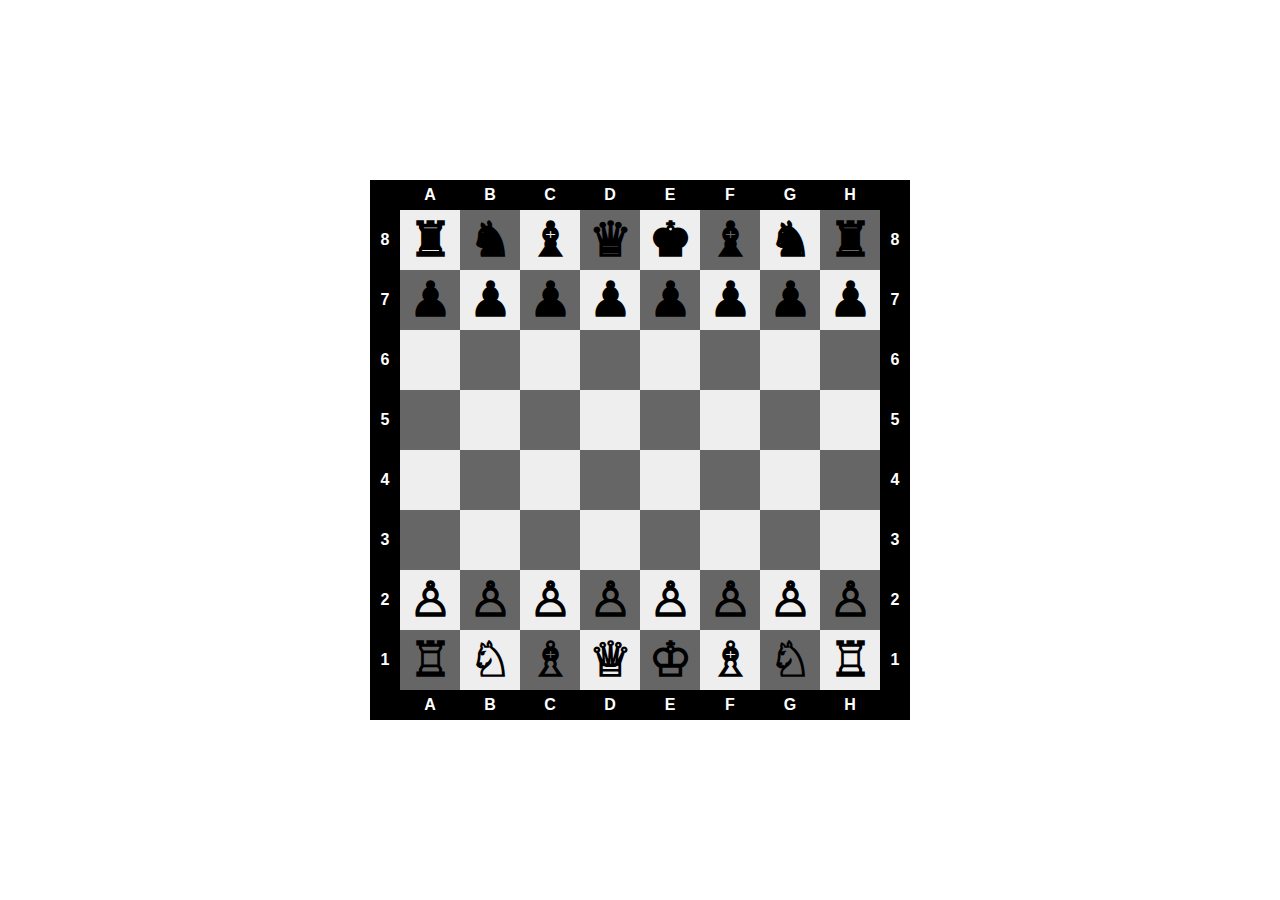
<file: JS-Basics/lesson-05/index.html>
<!DOCTYPE html>
<html lang="en">
<head>
    <meta charset="UTF-8">
    <title>Title</title>
    <link rel="stylesheet" href="assets/style.css">
    <script src="assets/script.js"></script>
</head>
<body onload="chess()">
<div id="wrap">
</div>
<!--<script src="practice.js"></script>-->
</body>
</html>
</file>
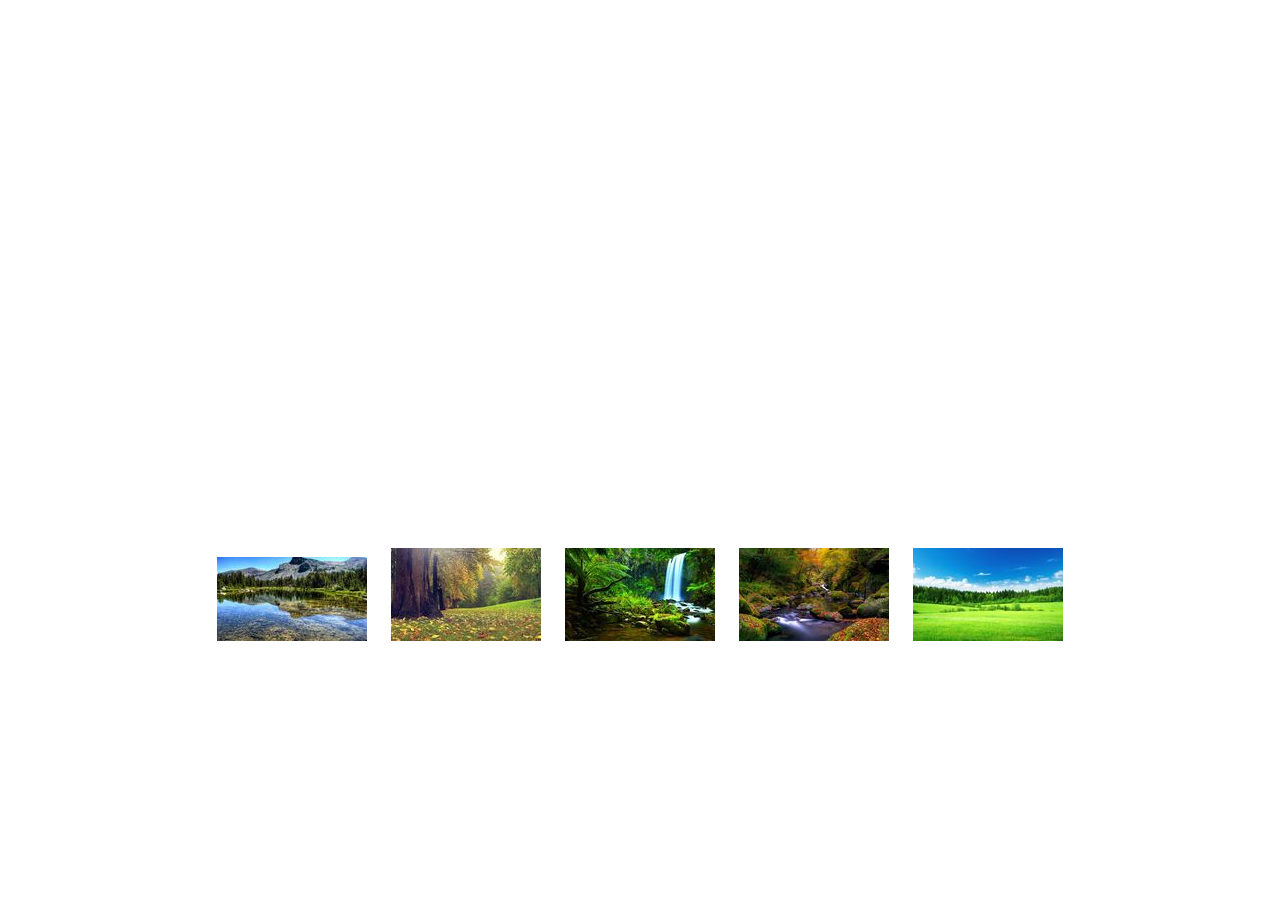
<file: JS-Basics/lesson-06/index.html>
<!DOCTYPE html>
<html lang="en">
<head>
    <meta charset="UTF-8">
    <meta name="viewport" content="width=device-width, initial-scale=1.0">
    <meta http-equiv="X-UA-Compatible" content="ie=edge">
    <title>Document</title>
    <link rel="stylesheet" href="assets/style.css">
</head>
<body>
<div class="show-full-img"></div>
<div class="slider">
    <img class="slider__img" data-big="assets/img/big/13.jpg" src="assets/img/small/13.jpg" alt="">
    <img class="slider__img" src="assets/img/small/14.jpg" alt="">
    <img class="slider__img" src="assets/img/small/15.jpg" alt="">
    <img class="slider__img" src="assets/img/small/16.jpg" alt="">
    <img class="slider__img" src="assets/img/small/17.jpg" alt="">
</div>

<script src="assets/script.js"></script>
</body>
</html>
<!--

1. Проверять src картинки

– Доработать функцию замены картинки в галерее таким образом,
чтобы она проверяла наличие картинки по указанному в src адресу

2. Реализовать модуль корзины

– создать блок товаров и блок корзины
– у каждого товара есть кнопка «Купить», при нажатии на которую
происходит добавление имени и цены товара в блок корзины.
– корзина должна уметь считать общую сумму заказа

3. * Добавить функцию перехода к следующему изображению

– добавить в галерею функцию перехода к следующему изображению
– по сторонам от большой картинки должны быть стрелки “вперед” и “назад”
– по нажатию происходит замена изображения на следующее или предыдущее

-->
</file>
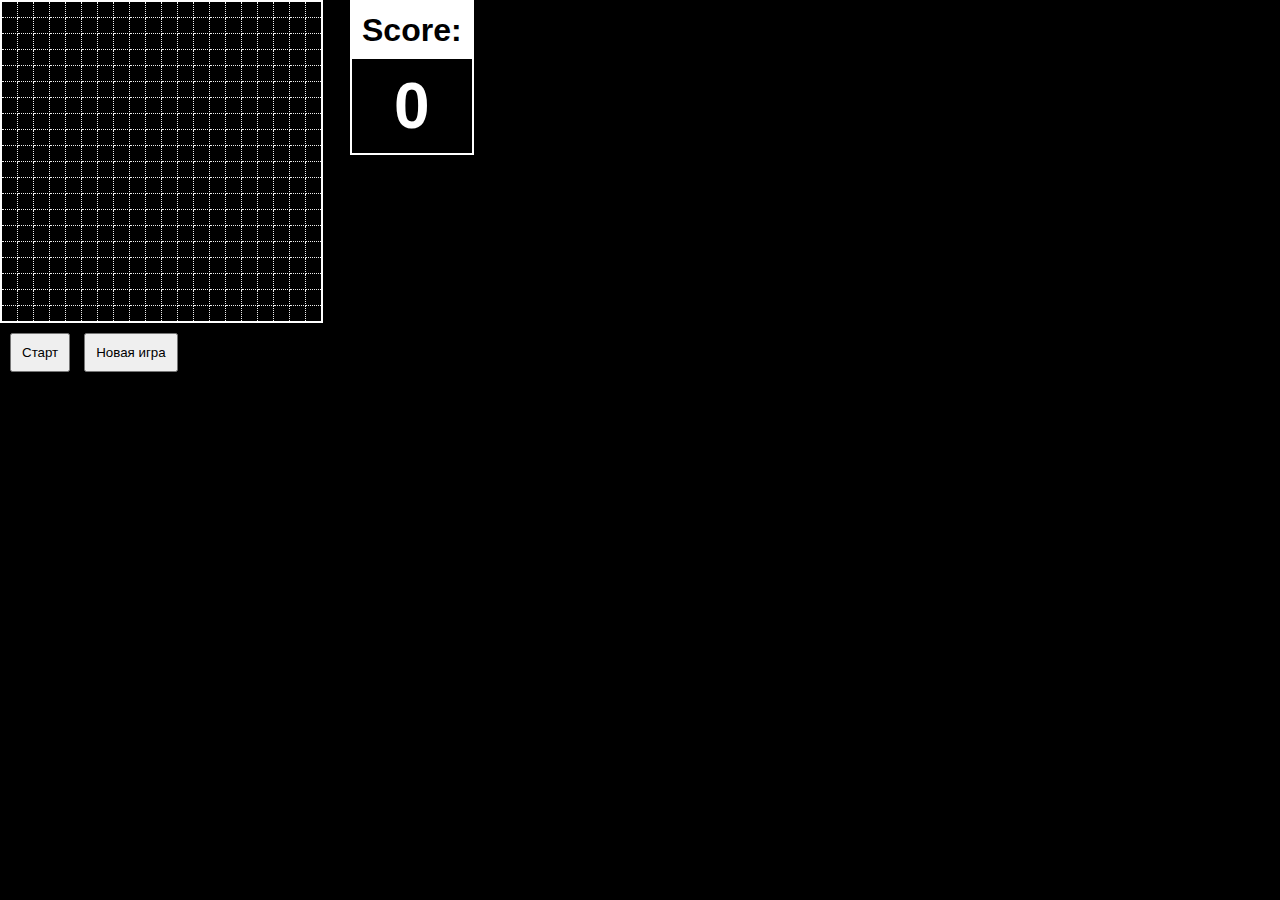
<file: JS-Basics/lesson-07/urok/index.html>
<!DOCTYPE html>
<html lang="en">
<head>
    <meta charset="UTF-8">
    <meta name="viewport" content="width=device-width, initial-scale=1.0">
    <meta http-equiv="X-UA-Compatible" content="ie=edge">
    <title>Змейка</title>
    <link rel="stylesheet" href="assets/style.css">
</head>
<body>
<div id="snake-field"></div>
<button id="snake-start">Старт</button>
<button id="snake-renew">Новая игра</button>

<script src="assets/script.js"></script>
</body>
</html>
</file>
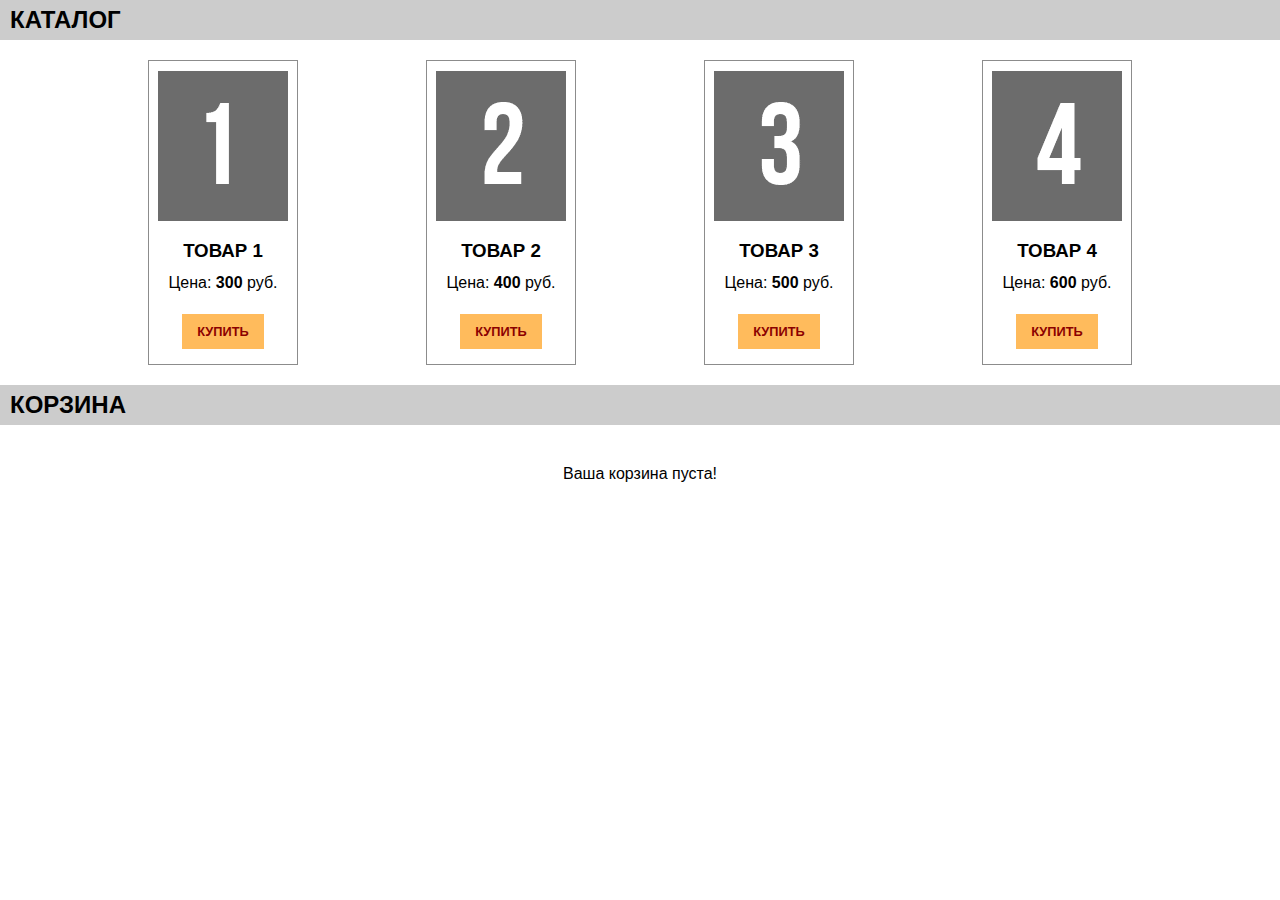
<file: JS-Basics/lesson-06/cart.html>
<!DOCTYPE html>
<html lang="en">
<head>
    <meta charset="UTF-8">
    <title>Cart</title>
    <link rel="stylesheet" href="assets/cart.css">
</head>
<body>
<div class="wrap">
    <h2>каталог</h2>
    <ul id="shop">
        <li class="tovar" data-id="1">
            <figure><img src="assets/img/01.png" alt="" class="img">
                <figcaption>
                    <h3 class="title">Товар 1</h3>
                    <p>Цена: <span class="price">300</span> руб.</p>
                </figcaption>
            </figure>
            <a class="add2cart" href="#">Купить</a>
        </li>
        <li class="tovar" data-id="2">
            <figure><img src="assets/img/02.png" alt="" class="img">
                <figcaption>
                    <h3 class="title">Товар 2</h3>
                    <p>Цена: <span class="price">400</span> руб.</p>
                </figcaption>
            </figure>
            <a class="add2cart" href="#">Купить</a>
        </li>
        <li class="tovar" data-id="3">
            <figure><img src="assets/img/03.png" alt="" class="img">
                <figcaption>
                    <h3 class="title">Товар 3</h3>
                    <p>Цена: <span class="price">500</span> руб.</p>
                </figcaption>
            </figure>
            <a class="add2cart" href="#">Купить</a>
        </li>
        <li class="tovar" data-id="4">
            <figure><img src="assets/img/04.png" alt="" class="img">
                <figcaption>
                    <h3 class="title">Товар 4</h3>
                    <p>Цена: <span class="price">600</span> руб.</p>
                </figcaption>
            </figure>
            <a class="add2cart" href="#">Купить</a>
        </li>
    </ul>

    <h2>корзина</h2>
    <div id="cart">
        <div class="cart-header">
            <div class="cart-item-thmb">&nbsp;</div>
            <div class="cart-item-title">Наименование товара</div>
            <div class="cart-item-price">Цена, руб</div>
            <div class="cart-item-qnty">Кол-во</div>
            <!--<div class="cart-item-delete"></div>-->
        </div>
<div class="cart-row">
            <div class="cart-item-thmb"><img src="assets/img/01.png" alt=""></div>
            <div class="cart-item-title">Наименование товара</div>
            <div class="cart-item-price">233</div>
            <div class="cart-item-qnty">2</div>
            <!--<div class="cart-item-delete"></div>-->
        </div>



        <div class="cart-summ">
            <div class="cart-summ-text">Стоимость заказа:</div>
            <div class="cart-summ-count"><span class="summ">1000</span> руб.</div>
        </div>
    </div>
</div>


<script src="assets/cart.js"></script>
</body>
</html>

<!--
2. Реализовать модуль корзины

– создать блок товаров и блок корзины
– у каждого товара есть кнопка «Купить», при нажатии на которую
происходит добавление имени и цены товара в блок корзины.
– корзина должна уметь считать общую сумму заказа-->
</file>
<file: JS-Basics/lesson-05/assets/style.css>
* {
    margin: 0;
    padding: 0;
    -webkit-box-sizing: border-box;
    -moz-box-sizing: border-box;
    box-sizing: border-box;
    font-family: Tahoma, sans-serif;
    font-weight: bold;
    color: #fff;
}
#wrap {
    position: fixed;
    display: flex;
    flex-wrap: wrap;
    top:50%;
    left:50%;
    transform: translate(-50%, -50%);
    width: 540px;
    height:540px;
    background-color: #ccc;
    text-align: center;
}
#wrap > div {
    width: 60px;
    height: 60px;
    /*border: 1px solid #000;*/
    text-align: center;
    line-height: 60px;
}
#wrap > .lb, #wrap > .rb {
    width: 30px;
    background-color: #000000;
}
#wrap > .tb, #wrap > .bb {
    height: 30px;
    line-height: 30px;
    background-color: #000000;
}
.rotated {transform: rotate(180deg)}
.white {background-color: #eee;}
.black {background-color: #666;}
.white, .black {
    color: #000;
    font-size:3em;}
</file>
<file: JS-Basics/lesson-06/assets/style.css>
.show-full-img {
    width: 100%;
    height: 510px;
    margin: 0 auto 30px;
    text-align: center;
}
.slider {
    width: 100%;
    text-align: center;
}
.slider > img:not(:last-child) {
    margin-right: 20px;
}

.slider > img:hover {
    cursor: pointer;}
</file>
<file: JS-Basics/lesson-07/urok/assets/style.css>
* {
    margin: 0;
    padding: 0;
    overflow: hidden;
}

body {
    background: #000;
}

#snake-field {
    margin-bottom: 10px;
}

#snake-start,
#snake-renew {
    margin-left: 10px;
    padding: 10px;
}

.game-table {
    border: 2px solid #fff;
    border-collapse: collapse;
}

.game-table-cell {
    width: 15px;
    height: 15px;
    border: 1px dotted #eee;
    border-collapse: collapse;
}

.snake-unit {
    background: #fff;
}

.food-unit {
    background: lawngreen;
}

.wall-unit {
    background-color: orangered;
}

.score-tab {
    position: absolute;
    top: 0;
    left: 350px;
    background-color: #fff;
    border: 2px solid #FFFFFF;
    text-align: center;
}
.score-tab > span {
    display: block;
    padding: 10px;
    font-family: Tahoma, Verdana, Arial, Helvetica;
    font-size: 2em;
    font-weight: bold;
}
.score-tab > span.score {
    font-size: 4em;
    background-color: #000000;
    color: #FFFFFF;
}
</file>
<file: JS-Basics/lesson-06/assets/cart.css>
* {
    margin: 0;
    padding: 0;
    box-sizing: border-box;
    font-family: Tahoma, sans-serif;
}

.wrap {
    width: 100%;
}

h2 {
    padding: 6px 10px;
    background-color: #CCCCCC;
    text-transform: uppercase;
}

#shop {
    width: 80%;
    margin: 0 auto;
    display: flex;
    flex-wrap: wrap;
    flex-direction: row;
    justify-content: space-between;
    /*background-color: #CCCCCC;*/
}
.tovar {
    display: block;
    border: 1px solid #8c8c8c;
    width: 150px;
    min-height: 250px;
    margin: 20px;
    background-color: #fff;
    text-align: center;
}

figure {
    margin-top: 10px;
}

figcaption {
    margin-top: 10px;
    line-height: 2em;
}

.title {
    text-transform: uppercase;
}

.price {
    font-weight: bold;
}

.add2cart {
    display: inline-block;
    background-color: #ffbb5c;
    padding: 10px 15px;
    margin: 15px 0;
    font-size:0.8em;
    text-decoration: none;
    font-weight: bold;
    text-transform: uppercase;
    color: darkred;
}
.add2cart:hover {
    background-color: #ffc857;
}

#cart {
    text-align: center;
    margin: 20px 0;
    padding: 20px;
}
.cart-header, .cart-summ, .cart-row {
    display: flex;
    justify-content: flex-end;
    width: 100%;
    text-align: left;
}
.cart-header {
    border-bottom: 2px solid #444444;
    background-color: #DDDDDD;
    color: #333333;
    font-weight: bold;
}
.cart-row > div:not(:nth-of-type(2)) {
    text-align: center;
}
.cart-header > div, .cart-summ > div, .cart-row > div {
    display: inline-block;
    padding: 10px;
}
.cart-header > div:not(:last-child), .cart-row > div:not(:last-child) {
    border-right: 1px solid #444444;
}
.cart-item-thmb > img {
    width: 50px;
}
.cart-item-thmb {
    width: 200px;}
.cart-item-title {
    width: 500px;}
.cart-item-price {
    width: 150px;}
.cart-item-qnty {
    width: 150px;}

.cart-summ {
    border-top: 2px solid #444444;
    font-weight: bold;
    background-color: #eee;
    color: #333333;
    text-align: right;
}
.cart-summ-text {
    width: 500px;}
.cart-summ-count {
    width: 120px;
}
</file>
